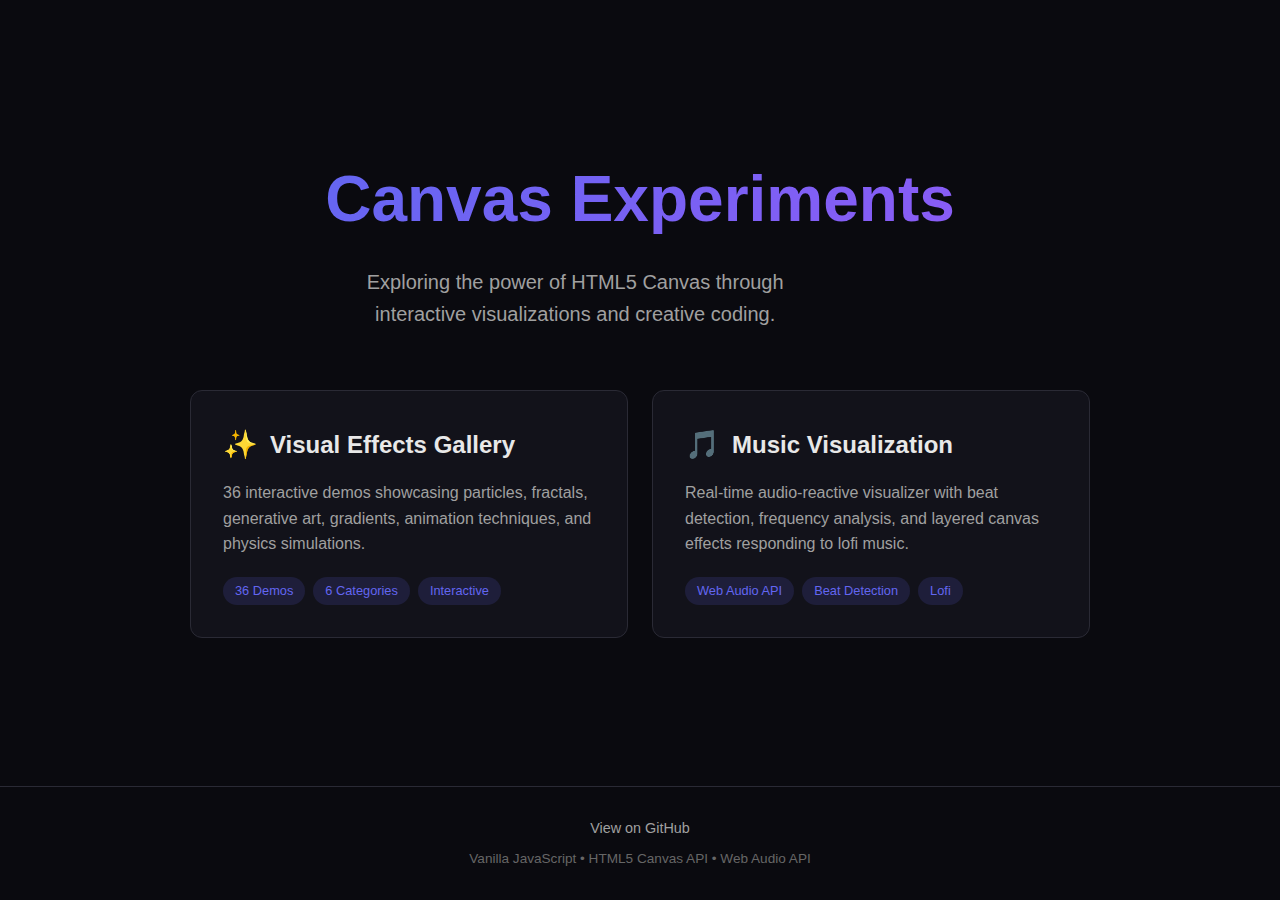
<file: index.html>
<!DOCTYPE html>
<html lang="en">
<head>
    <meta charset="UTF-8">
    <meta name="viewport" content="width=device-width, initial-scale=1.0">
    <title>Canvas Experiments</title>
    <meta name="description" content="A playground for exploring HTML5 Canvas - from visualizations to creative coding experiments.">
    <style>
        *, *::before, *::after {
            box-sizing: border-box;
            margin: 0;
            padding: 0;
        }

        :root {
            --bg-dark: #0a0a0f;
            --bg-card: #12121a;
            --bg-card-hover: #1a1a25;
            --text-primary: #e8e8e8;
            --text-secondary: #a0a0a0;
            --text-muted: #666666;
            --accent-primary: #6366f1;
            --accent-secondary: #8b5cf6;
            --accent-gradient: linear-gradient(135deg, #6366f1, #8b5cf6);
            --border-color: #2a2a35;
            --border-radius: 12px;
        }

        html, body {
            height: 100%;
            font-family: -apple-system, BlinkMacSystemFont, 'Segoe UI', Roboto, Oxygen, Ubuntu, sans-serif;
            background-color: var(--bg-dark);
            color: var(--text-primary);
            line-height: 1.6;
        }

        body {
            display: flex;
            flex-direction: column;
            min-height: 100vh;
        }

        main {
            flex: 1;
            display: flex;
            flex-direction: column;
            align-items: center;
            justify-content: center;
            padding: 40px 20px;
        }

        .hero {
            text-align: center;
            margin-bottom: 60px;
        }

        .hero h1 {
            font-size: clamp(2.5rem, 8vw, 4rem);
            font-weight: 700;
            margin-bottom: 16px;
            background: var(--accent-gradient);
            -webkit-background-clip: text;
            -webkit-text-fill-color: transparent;
            background-clip: text;
        }

        .hero p {
            font-size: 1.25rem;
            color: var(--text-secondary);
            max-width: 500px;
        }

        .projects {
            display: grid;
            grid-template-columns: repeat(auto-fit, minmax(320px, 1fr));
            gap: 24px;
            max-width: 900px;
            width: 100%;
        }

        .project-card {
            background: var(--bg-card);
            border: 1px solid var(--border-color);
            border-radius: var(--border-radius);
            padding: 32px;
            text-decoration: none;
            color: inherit;
            transition: all 0.25s ease;
            display: flex;
            flex-direction: column;
        }

        .project-card:hover {
            background: var(--bg-card-hover);
            border-color: var(--accent-primary);
            transform: translateY(-4px);
            box-shadow: 0 8px 30px rgba(99, 102, 241, 0.15);
        }

        .project-card h2 {
            font-size: 1.5rem;
            font-weight: 600;
            margin-bottom: 12px;
            display: flex;
            align-items: center;
            gap: 12px;
        }

        .project-card .icon {
            font-size: 1.75rem;
        }

        .project-card p {
            color: var(--text-secondary);
            font-size: 1rem;
            margin-bottom: 20px;
            flex: 1;
        }

        .project-card .tags {
            display: flex;
            flex-wrap: wrap;
            gap: 8px;
        }

        .tag {
            background: rgba(99, 102, 241, 0.15);
            color: var(--accent-primary);
            padding: 4px 12px;
            border-radius: 20px;
            font-size: 0.8rem;
            font-weight: 500;
        }

        .arrow {
            margin-left: auto;
            opacity: 0;
            transform: translateX(-8px);
            transition: all 0.25s ease;
            color: var(--accent-primary);
        }

        .project-card:hover .arrow {
            opacity: 1;
            transform: translateX(0);
        }

        footer {
            text-align: center;
            padding: 30px 20px;
            border-top: 1px solid var(--border-color);
            color: var(--text-muted);
            font-size: 0.9rem;
        }

        footer a {
            color: var(--text-secondary);
            text-decoration: none;
            transition: color 0.15s ease;
        }

        footer a:hover {
            color: var(--accent-primary);
        }

        .tech-stack {
            margin-top: 8px;
            font-size: 0.85rem;
        }

        @media (max-width: 600px) {
            main {
                padding: 30px 16px;
            }

            .hero {
                margin-bottom: 40px;
            }

            .project-card {
                padding: 24px;
            }
        }
    </style>
</head>
<body>
    <main>
        <section class="hero">
            <h1>Canvas Experiments</h1>
            <p>Exploring the power of HTML5 Canvas through interactive visualizations and creative coding.</p>
        </section>

        <section class="projects">
            <a href="./visual-effects-gallery/" class="project-card">
                <h2>
                    <span class="icon">&#10024;</span>
                    Visual Effects Gallery
                    <span class="arrow">&#8594;</span>
                </h2>
                <p>36 interactive demos showcasing particles, fractals, generative art, gradients, animation techniques, and physics simulations.</p>
                <div class="tags">
                    <span class="tag">36 Demos</span>
                    <span class="tag">6 Categories</span>
                    <span class="tag">Interactive</span>
                </div>
            </a>

            <a href="./music-visualization/" class="project-card">
                <h2>
                    <span class="icon">&#127925;</span>
                    Music Visualization
                    <span class="arrow">&#8594;</span>
                </h2>
                <p>Real-time audio-reactive visualizer with beat detection, frequency analysis, and layered canvas effects responding to lofi music.</p>
                <div class="tags">
                    <span class="tag">Web Audio API</span>
                    <span class="tag">Beat Detection</span>
                    <span class="tag">Lofi</span>
                </div>
            </a>
        </section>
    </main>

    <footer>
        <p>
            <a href="https://github.com/ldraney/canvas-experiments" target="_blank" rel="noopener">View on GitHub</a>
        </p>
        <p class="tech-stack">
            Vanilla JavaScript &bull; HTML5 Canvas API &bull; Web Audio API
        </p>
    </footer>
</body>
</html>
</file>
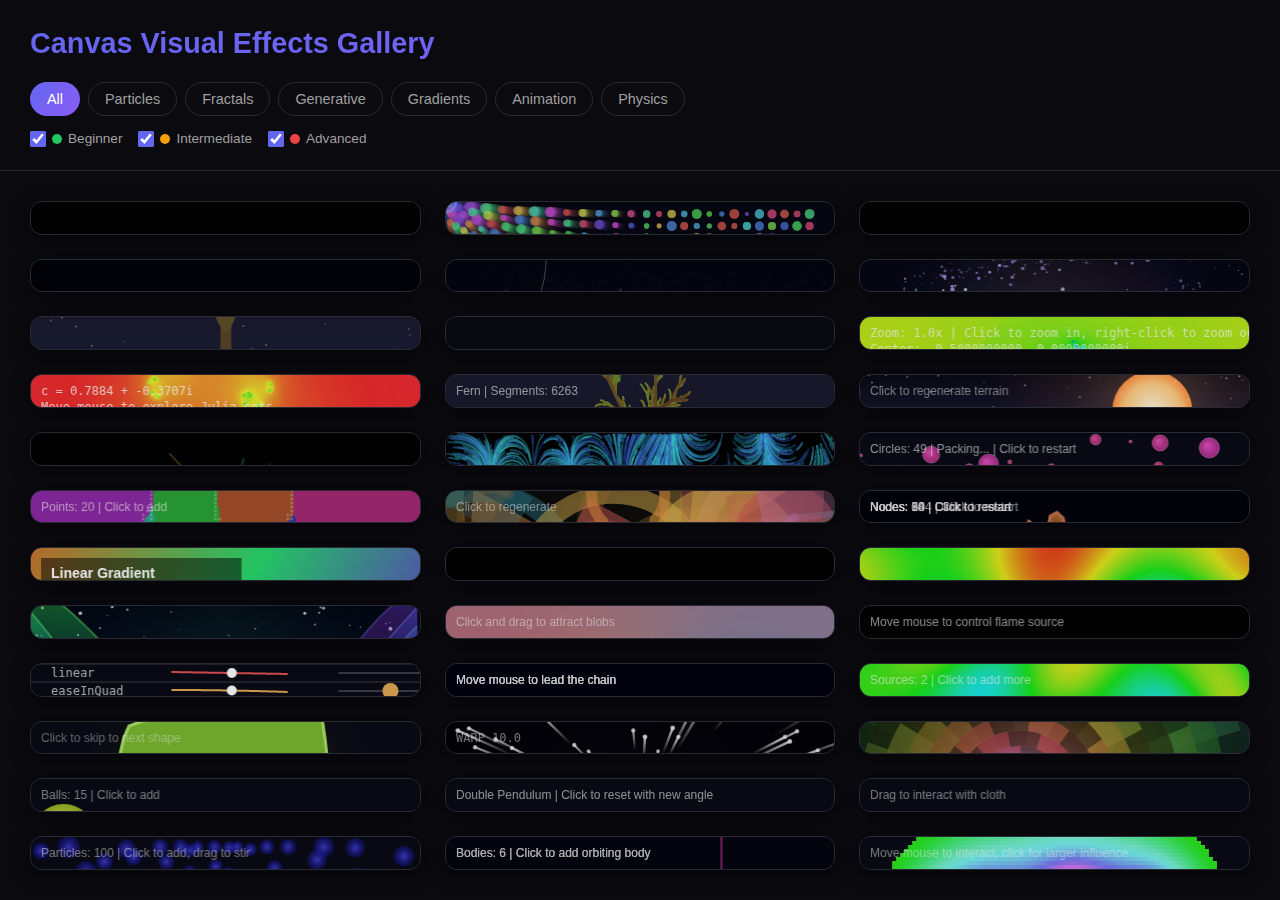
<file: visual-effects-gallery/index.html>
<!DOCTYPE html>
<html lang="en">
<head>
    <meta charset="UTF-8">
    <meta name="viewport" content="width=device-width, initial-scale=1.0">
    <title>Canvas Visual Effects Gallery</title>
    <link rel="stylesheet" href="style.css">
</head>
<body>
    <!-- Gallery Header -->
    <header class="gallery-header">
        <h1>Canvas Visual Effects Gallery</h1>

        <!-- Category Navigation -->
        <nav class="category-nav">
            <button data-category="all" class="active">All</button>
            <button data-category="particles">Particles</button>
            <button data-category="fractals">Fractals</button>
            <button data-category="generative">Generative</button>
            <button data-category="gradients">Gradients</button>
            <button data-category="animation">Animation</button>
            <button data-category="physics">Physics</button>
        </nav>

        <!-- Difficulty Filters -->
        <div class="difficulty-filters">
            <label>
                <input type="checkbox" value="beginner" checked>
                <span class="difficulty-badge beginner"></span>
                Beginner
            </label>
            <label>
                <input type="checkbox" value="intermediate" checked>
                <span class="difficulty-badge intermediate"></span>
                Intermediate
            </label>
            <label>
                <input type="checkbox" value="advanced" checked>
                <span class="difficulty-badge advanced"></span>
                Advanced
            </label>
        </div>
    </header>

    <!-- Demo Grid -->
    <main id="demo-grid" class="demo-grid">
        <!-- Cards populated by JavaScript -->
    </main>

    <!-- Full-screen Demo Viewer -->
    <div id="demo-viewer" class="demo-viewer hidden">
        <button id="close-demo" class="close-btn">&times;</button>

        <div class="demo-canvas-container">
            <canvas id="demo-canvas"></canvas>
        </div>

        <aside class="demo-sidebar">
            <div class="sidebar-header">
                <h2 id="sidebar-title" class="sidebar-title">Demo Title</h2>
                <p id="sidebar-description" class="sidebar-description">Description</p>
                <div class="sidebar-meta">
                    <span id="sidebar-difficulty" class="card-difficulty beginner">Beginner</span>
                    <span id="sidebar-category" class="card-category">Category</span>
                </div>
            </div>

            <div id="controls-container" class="controls-section">
                <h3>Controls</h3>
                <!-- Controls populated by JavaScript -->
            </div>

            <details class="code-section">
                <summary>View Code Snippet</summary>
                <pre><code id="code-snippet">// Demo code will appear here</code></pre>
            </details>
        </aside>
    </div>

    <script type="module" src="js/gallery.js"></script>
</body>
</html>
</file>
<file: visual-effects-gallery/style.css>
/**
 * Canvas Visual Effects Gallery - Styles
 * Dark theme with accent colors
 */

/* ============ CSS Variables ============ */
:root {
    --bg-dark: #0a0a0f;
    --bg-card: #12121a;
    --bg-card-hover: #1a1a25;
    --bg-overlay: rgba(0, 0, 0, 0.85);

    --text-primary: #e8e8e8;
    --text-secondary: #a0a0a0;
    --text-muted: #666666;

    --accent-primary: #6366f1;
    --accent-secondary: #8b5cf6;
    --accent-gradient: linear-gradient(135deg, #6366f1, #8b5cf6);

    --difficulty-beginner: #22c55e;
    --difficulty-intermediate: #f59e0b;
    --difficulty-advanced: #ef4444;

    --border-color: #2a2a35;
    --border-radius: 12px;
    --border-radius-sm: 8px;

    --shadow-card: 0 4px 20px rgba(0, 0, 0, 0.4);
    --shadow-hover: 0 8px 30px rgba(99, 102, 241, 0.2);

    --transition-fast: 0.15s ease;
    --transition-normal: 0.25s ease;

    --header-height: 140px;
    --sidebar-width: 320px;
}

/* ============ Reset & Base ============ */
*, *::before, *::after {
    box-sizing: border-box;
    margin: 0;
    padding: 0;
}

html, body {
    height: 100%;
    font-family: -apple-system, BlinkMacSystemFont, 'Segoe UI', Roboto, Oxygen, Ubuntu, sans-serif;
    background-color: var(--bg-dark);
    color: var(--text-primary);
    line-height: 1.6;
    overflow-x: hidden;
}

body {
    display: flex;
    flex-direction: column;
}

/* ============ Header ============ */
.gallery-header {
    position: sticky;
    top: 0;
    z-index: 100;
    background: var(--bg-dark);
    border-bottom: 1px solid var(--border-color);
    padding: 20px 30px;
}

.gallery-header h1 {
    font-size: 1.8rem;
    font-weight: 600;
    margin-bottom: 16px;
    background: var(--accent-gradient);
    -webkit-background-clip: text;
    -webkit-text-fill-color: transparent;
    background-clip: text;
}

/* Category Navigation */
.category-nav {
    display: flex;
    gap: 8px;
    flex-wrap: wrap;
    margin-bottom: 12px;
}

.category-nav button {
    background: transparent;
    border: 1px solid var(--border-color);
    color: var(--text-secondary);
    padding: 8px 16px;
    border-radius: 20px;
    font-size: 0.9rem;
    cursor: pointer;
    transition: all var(--transition-fast);
}

.category-nav button:hover {
    border-color: var(--accent-primary);
    color: var(--text-primary);
}

.category-nav button.active {
    background: var(--accent-gradient);
    border-color: transparent;
    color: white;
}

/* Difficulty Filters */
.difficulty-filters {
    display: flex;
    gap: 16px;
    align-items: center;
}

.difficulty-filters label {
    display: flex;
    align-items: center;
    gap: 6px;
    font-size: 0.85rem;
    color: var(--text-secondary);
    cursor: pointer;
}

.difficulty-filters input[type="checkbox"] {
    width: 16px;
    height: 16px;
    accent-color: var(--accent-primary);
}

.difficulty-badge {
    display: inline-block;
    width: 10px;
    height: 10px;
    border-radius: 50%;
}

.difficulty-badge.beginner { background: var(--difficulty-beginner); }
.difficulty-badge.intermediate { background: var(--difficulty-intermediate); }
.difficulty-badge.advanced { background: var(--difficulty-advanced); }

/* ============ Demo Grid ============ */
.demo-grid {
    flex: 1;
    display: grid;
    grid-template-columns: repeat(auto-fill, minmax(300px, 1fr));
    gap: 24px;
    padding: 30px;
    overflow-y: auto;
}

/* Demo Card */
.demo-card {
    background: var(--bg-card);
    border-radius: var(--border-radius);
    border: 1px solid var(--border-color);
    overflow: hidden;
    cursor: pointer;
    transition: all var(--transition-normal);
    box-shadow: var(--shadow-card);
}

.demo-card:hover {
    transform: translateY(-4px);
    border-color: var(--accent-primary);
    box-shadow: var(--shadow-hover);
}

.demo-card:hover .card-preview {
    opacity: 1;
}

.card-preview {
    position: relative;
    width: 100%;
    height: 180px;
    background: #000;
    opacity: 0.9;
    transition: opacity var(--transition-normal);
}

.card-preview canvas {
    width: 100%;
    height: 100%;
}

.card-content {
    padding: 16px;
}

.card-header {
    display: flex;
    justify-content: space-between;
    align-items: flex-start;
    margin-bottom: 8px;
}

.card-title {
    font-size: 1.1rem;
    font-weight: 600;
    color: var(--text-primary);
}

.card-difficulty {
    font-size: 0.7rem;
    font-weight: 600;
    text-transform: uppercase;
    padding: 4px 8px;
    border-radius: 4px;
    letter-spacing: 0.5px;
}

.card-difficulty.beginner {
    background: rgba(34, 197, 94, 0.2);
    color: var(--difficulty-beginner);
}

.card-difficulty.intermediate {
    background: rgba(245, 158, 11, 0.2);
    color: var(--difficulty-intermediate);
}

.card-difficulty.advanced {
    background: rgba(239, 68, 68, 0.2);
    color: var(--difficulty-advanced);
}

.card-description {
    font-size: 0.9rem;
    color: var(--text-secondary);
    line-height: 1.5;
}

.card-category {
    font-size: 0.75rem;
    color: var(--text-muted);
    text-transform: uppercase;
    margin-top: 8px;
    letter-spacing: 0.5px;
}

/* ============ Demo Viewer (Full Screen) ============ */
.demo-viewer {
    position: fixed;
    top: 0;
    left: 0;
    width: 100%;
    height: 100%;
    background: var(--bg-dark);
    z-index: 1000;
    display: flex;
    opacity: 1;
    transition: opacity var(--transition-normal);
}

.demo-viewer.hidden {
    opacity: 0;
    pointer-events: none;
}

.demo-canvas-container {
    flex: 1;
    position: relative;
    display: flex;
    align-items: center;
    justify-content: center;
    background: #000;
}

#demo-canvas {
    width: 100%;
    height: 100%;
}

/* Sidebar */
.demo-sidebar {
    width: var(--sidebar-width);
    background: var(--bg-card);
    border-left: 1px solid var(--border-color);
    padding: 24px;
    overflow-y: auto;
    display: flex;
    flex-direction: column;
}

.close-btn {
    position: absolute;
    top: 16px;
    right: calc(var(--sidebar-width) + 16px);
    width: 40px;
    height: 40px;
    background: var(--bg-overlay);
    border: 1px solid var(--border-color);
    border-radius: 50%;
    color: var(--text-primary);
    font-size: 1.2rem;
    cursor: pointer;
    display: flex;
    align-items: center;
    justify-content: center;
    transition: all var(--transition-fast);
    z-index: 10;
}

.close-btn:hover {
    background: var(--accent-primary);
    border-color: var(--accent-primary);
}

.sidebar-header {
    margin-bottom: 20px;
}

.sidebar-title {
    font-size: 1.4rem;
    font-weight: 600;
    margin-bottom: 8px;
}

.sidebar-description {
    color: var(--text-secondary);
    font-size: 0.95rem;
    margin-bottom: 12px;
}

.sidebar-meta {
    display: flex;
    gap: 12px;
    font-size: 0.8rem;
}

/* Controls */
.controls-section {
    flex: 1;
}

.controls-section h3 {
    font-size: 0.85rem;
    text-transform: uppercase;
    letter-spacing: 0.5px;
    color: var(--text-muted);
    margin-bottom: 16px;
}

.control-group {
    margin-bottom: 20px;
}

.control-label {
    display: flex;
    justify-content: space-between;
    align-items: center;
    margin-bottom: 8px;
    font-size: 0.9rem;
    color: var(--text-secondary);
}

.control-value {
    color: var(--text-muted);
    font-family: monospace;
}

/* Slider */
input[type="range"] {
    width: 100%;
    height: 6px;
    background: var(--border-color);
    border-radius: 3px;
    outline: none;
    -webkit-appearance: none;
}

input[type="range"]::-webkit-slider-thumb {
    -webkit-appearance: none;
    width: 16px;
    height: 16px;
    background: var(--accent-primary);
    border-radius: 50%;
    cursor: pointer;
    transition: transform var(--transition-fast);
}

input[type="range"]::-webkit-slider-thumb:hover {
    transform: scale(1.2);
}

/* Color picker */
input[type="color"] {
    width: 100%;
    height: 36px;
    border: 1px solid var(--border-color);
    border-radius: var(--border-radius-sm);
    background: transparent;
    cursor: pointer;
}

/* Checkbox */
.checkbox-control {
    display: flex;
    align-items: center;
    gap: 10px;
}

.checkbox-control input {
    width: 18px;
    height: 18px;
    accent-color: var(--accent-primary);
}

/* Code Viewer */
.code-section {
    margin-top: auto;
    border-top: 1px solid var(--border-color);
    padding-top: 16px;
}

.code-section summary {
    cursor: pointer;
    font-size: 0.85rem;
    color: var(--text-secondary);
    padding: 8px 0;
}

.code-section pre {
    background: var(--bg-dark);
    border-radius: var(--border-radius-sm);
    padding: 12px;
    font-size: 0.8rem;
    overflow-x: auto;
    margin-top: 8px;
    max-height: 200px;
    overflow-y: auto;
}

.code-section code {
    font-family: 'Fira Code', 'Consolas', monospace;
    color: var(--text-primary);
}

/* ============ Responsive ============ */
@media (max-width: 768px) {
    .gallery-header {
        padding: 16px;
    }

    .gallery-header h1 {
        font-size: 1.4rem;
    }

    .category-nav button {
        padding: 6px 12px;
        font-size: 0.8rem;
    }

    .demo-grid {
        grid-template-columns: 1fr;
        padding: 16px;
        gap: 16px;
    }

    .demo-viewer {
        flex-direction: column;
    }

    .demo-sidebar {
        width: 100%;
        max-height: 40vh;
        border-left: none;
        border-top: 1px solid var(--border-color);
    }

    .close-btn {
        right: 16px;
        top: 16px;
    }
}

/* ============ Scrollbar ============ */
::-webkit-scrollbar {
    width: 8px;
    height: 8px;
}

::-webkit-scrollbar-track {
    background: var(--bg-dark);
}

::-webkit-scrollbar-thumb {
    background: var(--border-color);
    border-radius: 4px;
}

::-webkit-scrollbar-thumb:hover {
    background: var(--text-muted);
}

/* ============ Animations ============ */
@keyframes fadeIn {
    from { opacity: 0; }
    to { opacity: 1; }
}

@keyframes slideUp {
    from {
        opacity: 0;
        transform: translateY(20px);
    }
    to {
        opacity: 1;
        transform: translateY(0);
    }
}

.demo-card {
    animation: slideUp 0.3s ease backwards;
}

.demo-card:nth-child(1) { animation-delay: 0.05s; }
.demo-card:nth-child(2) { animation-delay: 0.1s; }
.demo-card:nth-child(3) { animation-delay: 0.15s; }
.demo-card:nth-child(4) { animation-delay: 0.2s; }
.demo-card:nth-child(5) { animation-delay: 0.25s; }
.demo-card:nth-child(6) { animation-delay: 0.3s; }

/* ============ Empty State ============ */
.empty-state {
    grid-column: 1 / -1;
    text-align: center;
    padding: 60px 20px;
    color: var(--text-secondary);
}

.empty-state h2 {
    font-size: 1.2rem;
    margin-bottom: 8px;
}

/* ============ Loading State ============ */
.loading-spinner {
    width: 40px;
    height: 40px;
    border: 3px solid var(--border-color);
    border-top-color: var(--accent-primary);
    border-radius: 50%;
    animation: spin 0.8s linear infinite;
}

@keyframes spin {
    to { transform: rotate(360deg); }
}
</file>
